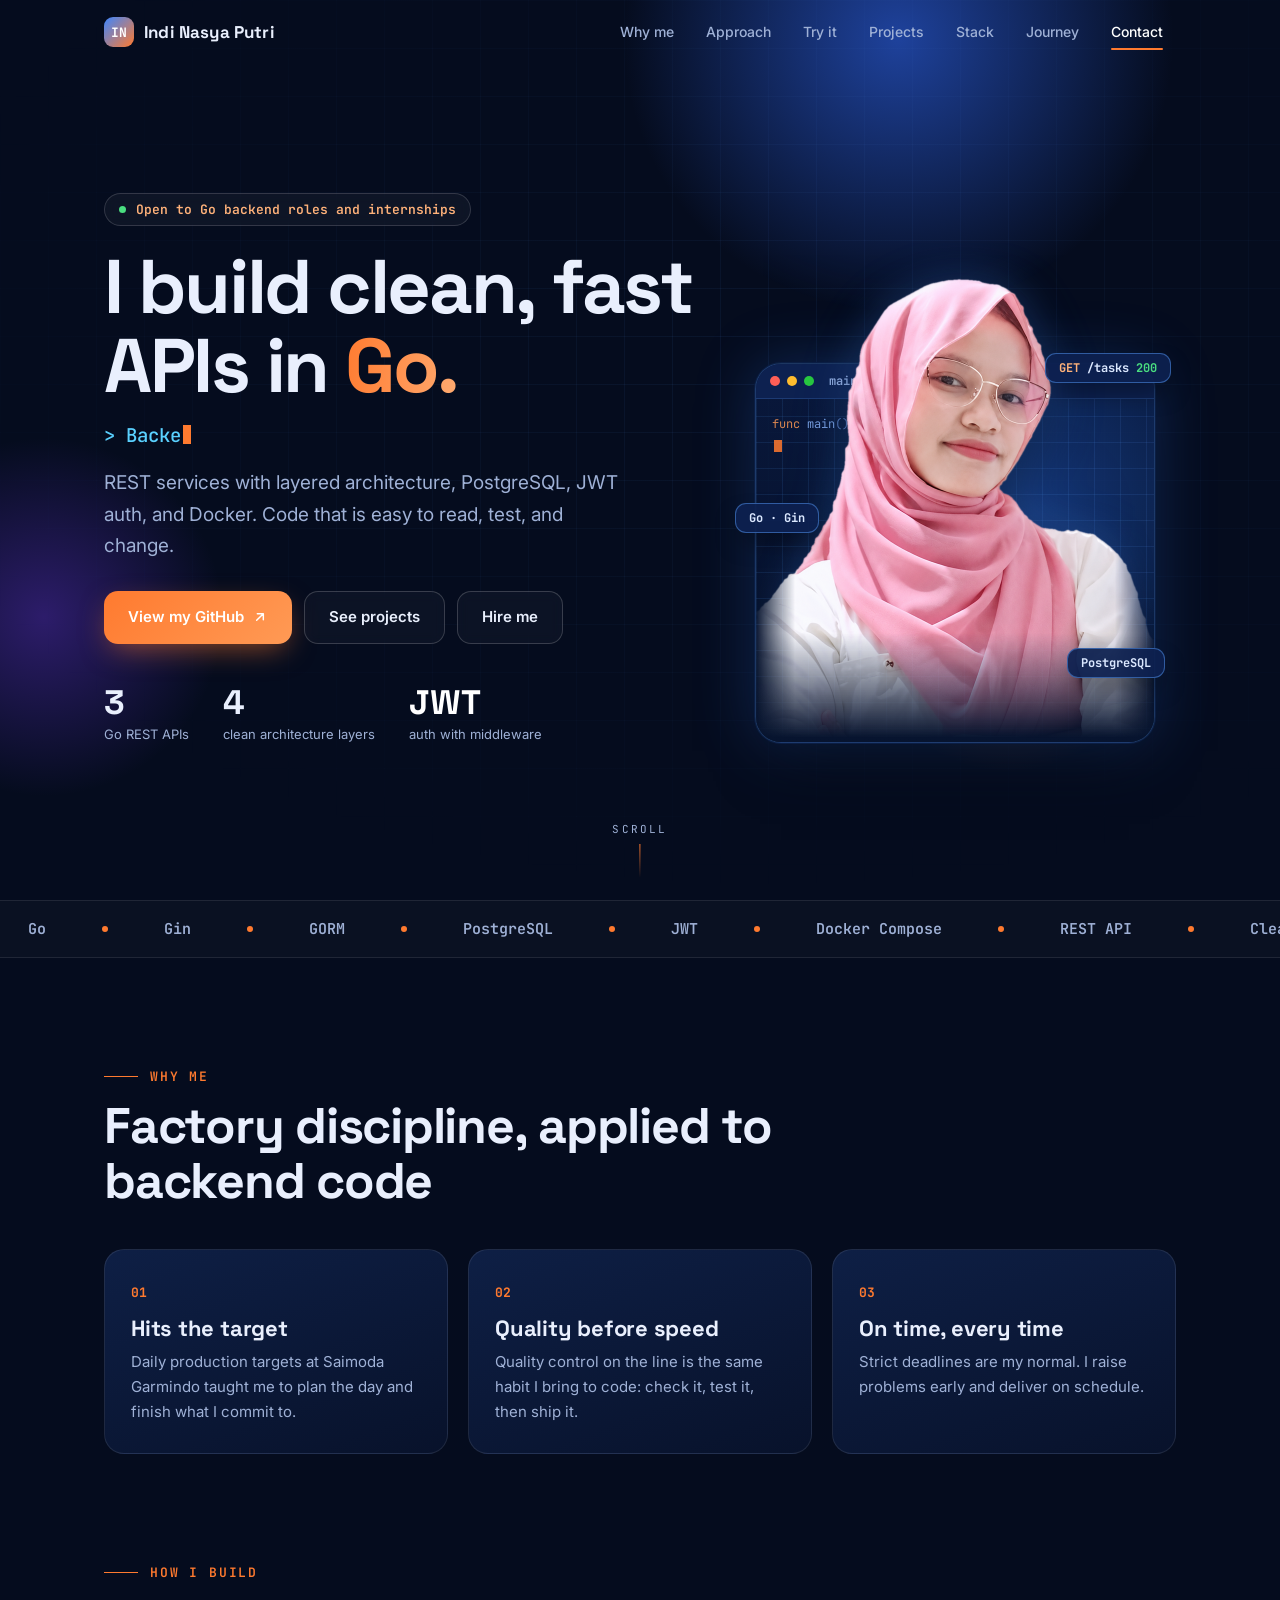
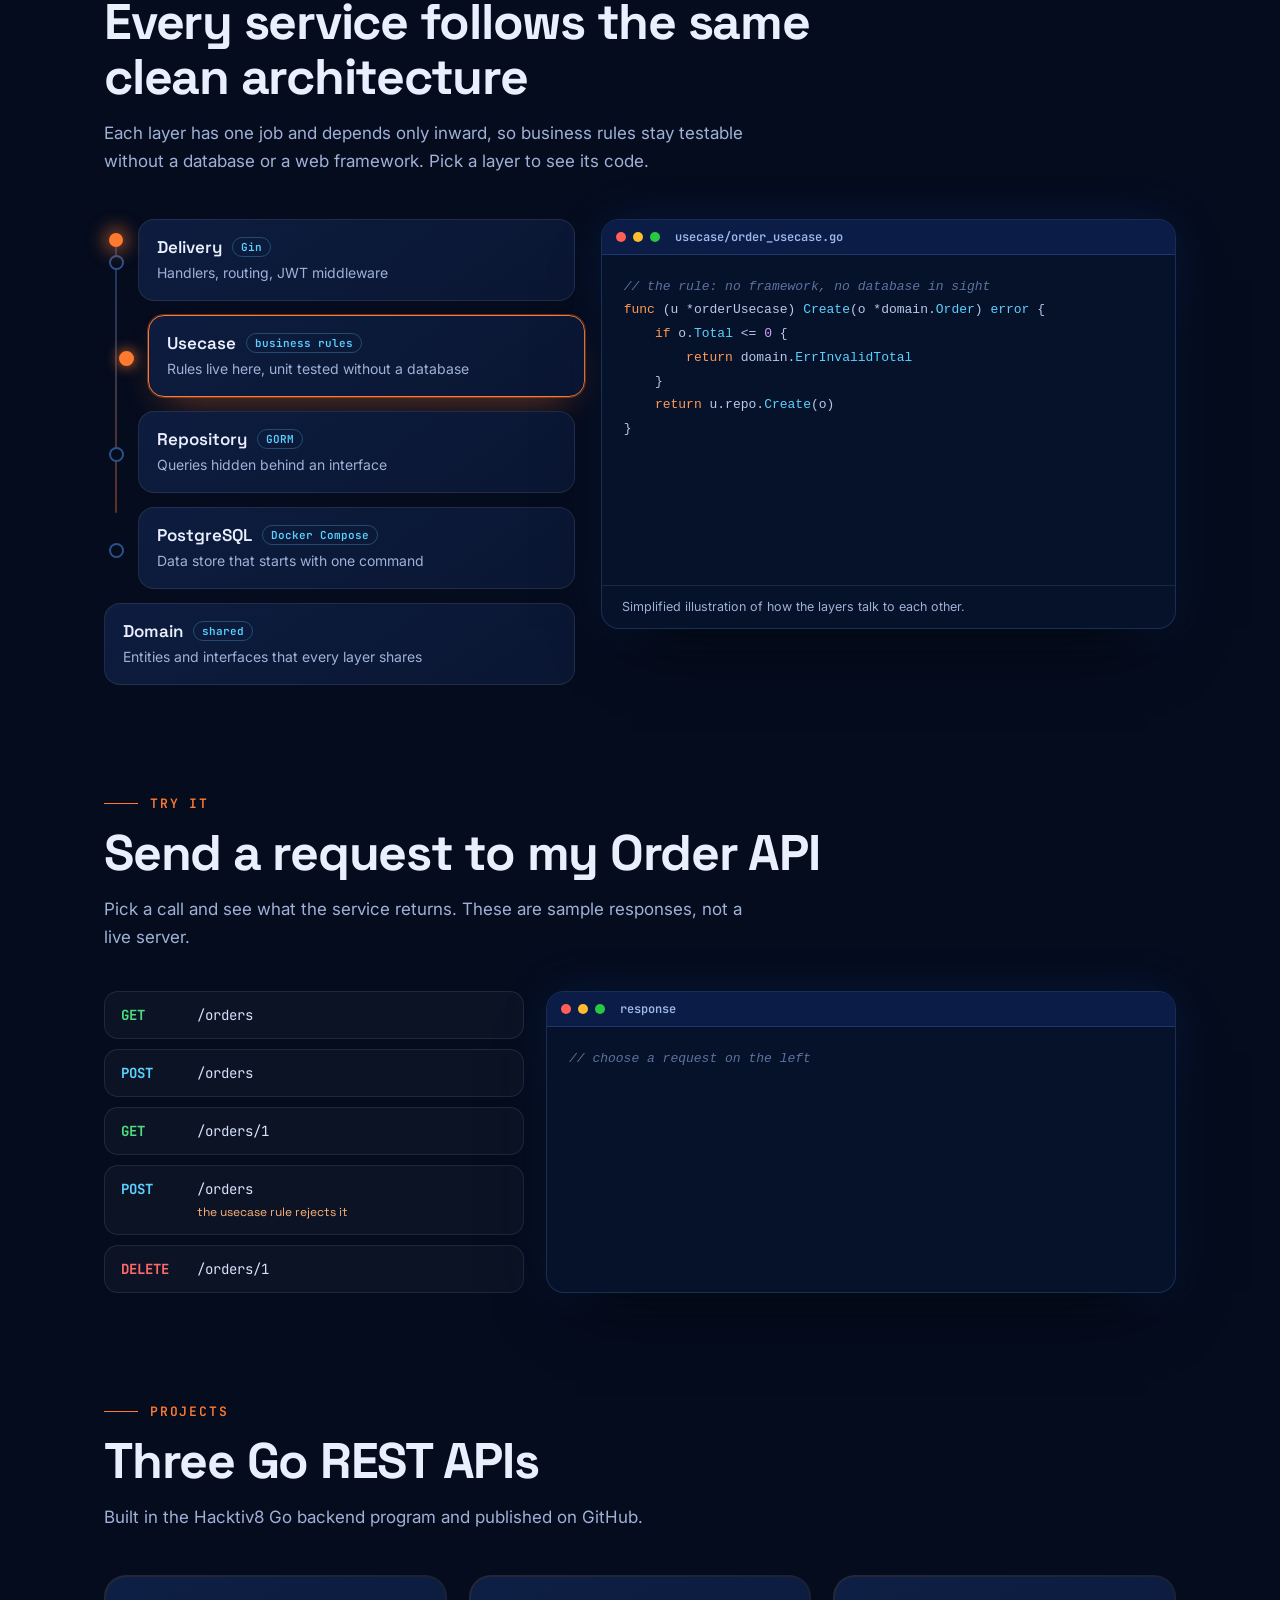
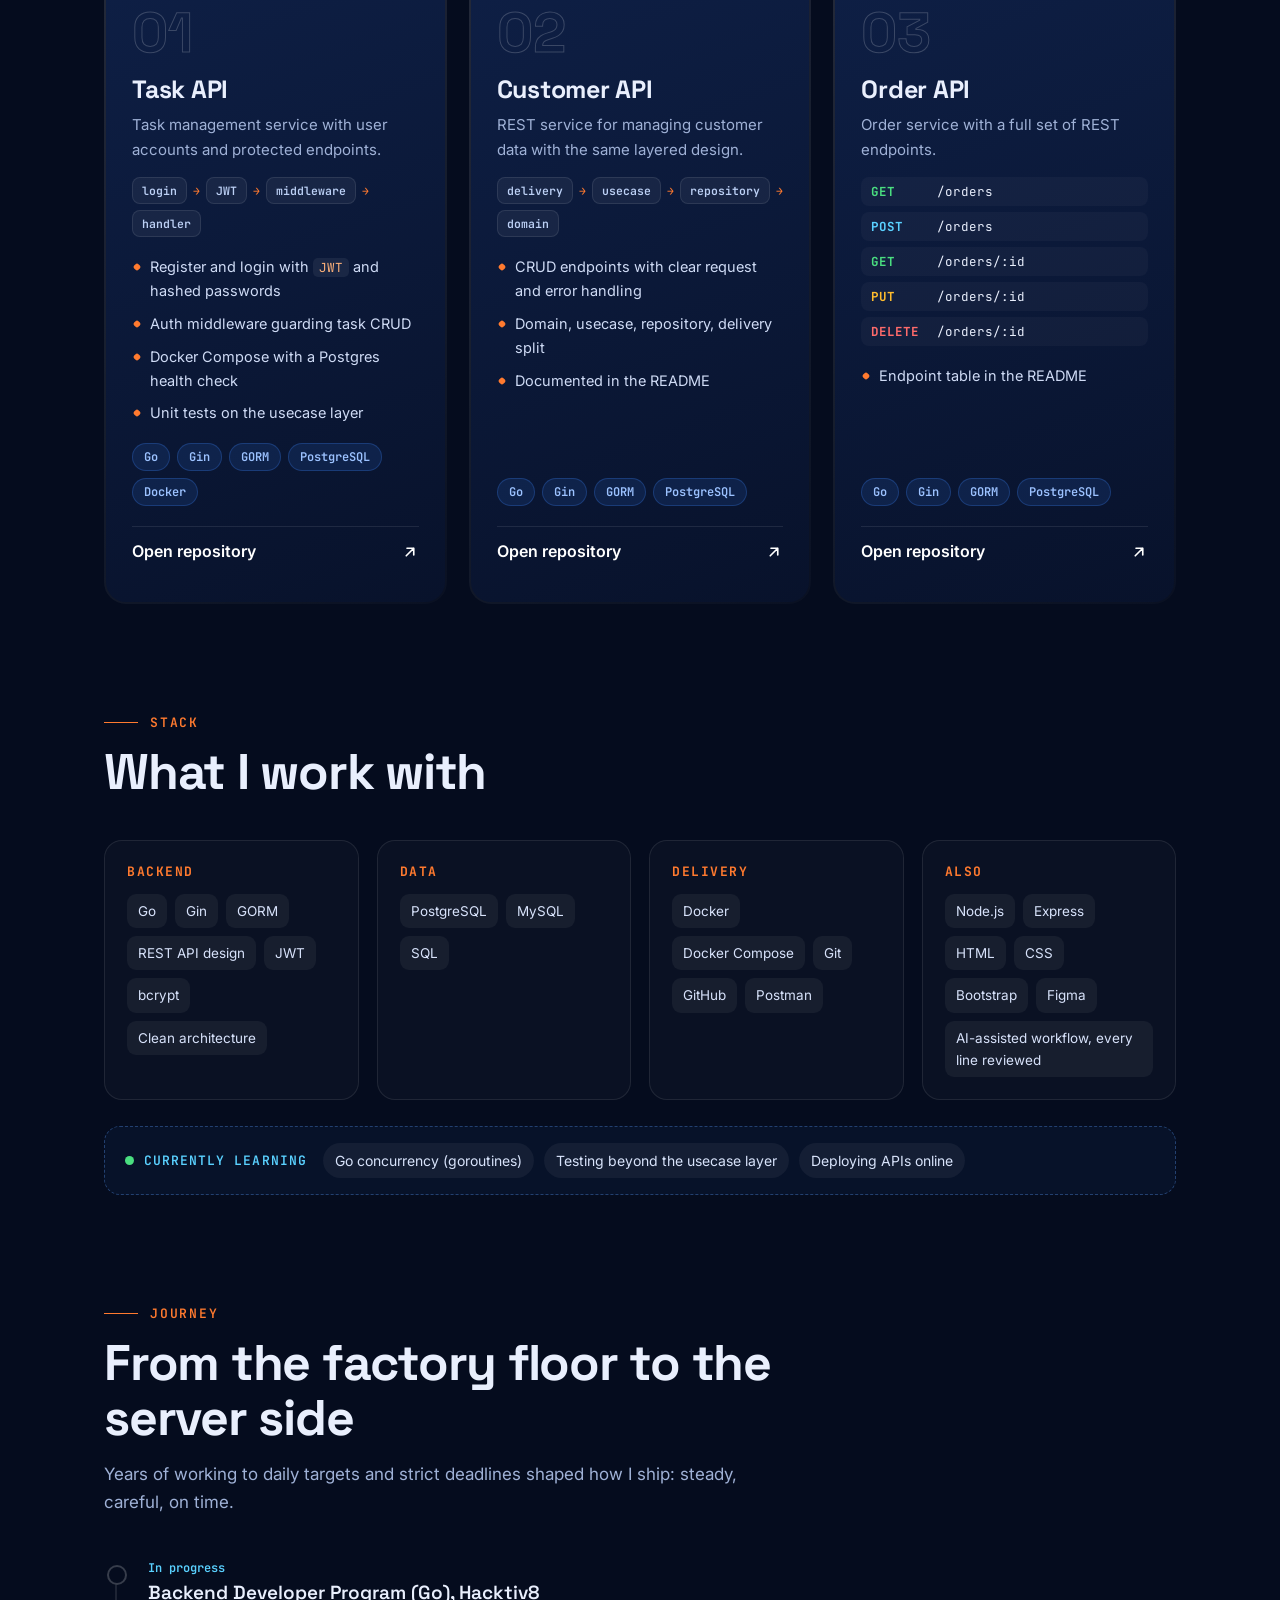
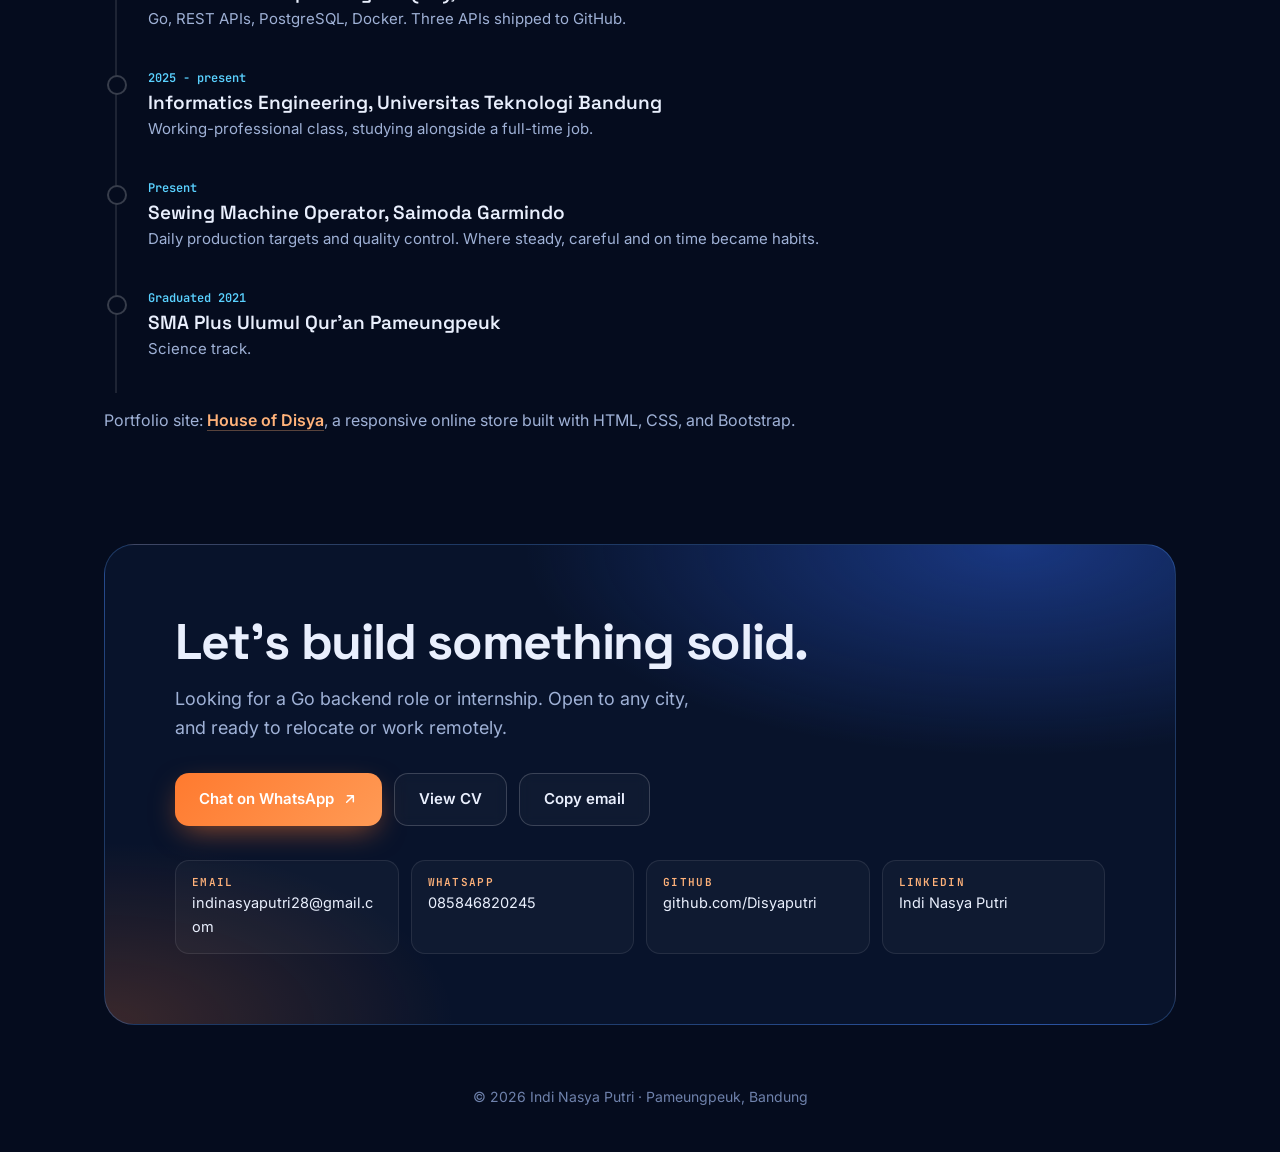
<file: index.html>
<!DOCTYPE html><html lang="en"><head><meta charset="utf-8"><meta name="viewport" content="width=device-width, initial-scale=1"><base href="portfolio-io/"><title>Indi Nasya Putri | Backend Engineer (Go)</title><meta name="description" content="Indi Nasya Putri, Go backend engineer. REST APIs with clean architecture, PostgreSQL, JWT, and Docker."><link rel="preconnect" href="https://fonts.googleapis.com"><link rel="preconnect" href="https://fonts.gstatic.com" crossorigin><link href="https://fonts.googleapis.com/css2?family=Inter:wght@400;500;600;700&family=JetBrains+Mono:wght@500;600;700&family=Space+Grotesk:wght@500;600;700&display=swap" rel="stylesheet"><link rel="stylesheet" href="app.css"></head><body><div id="root"></div><script src="app.js"></script></body></html>
</file>
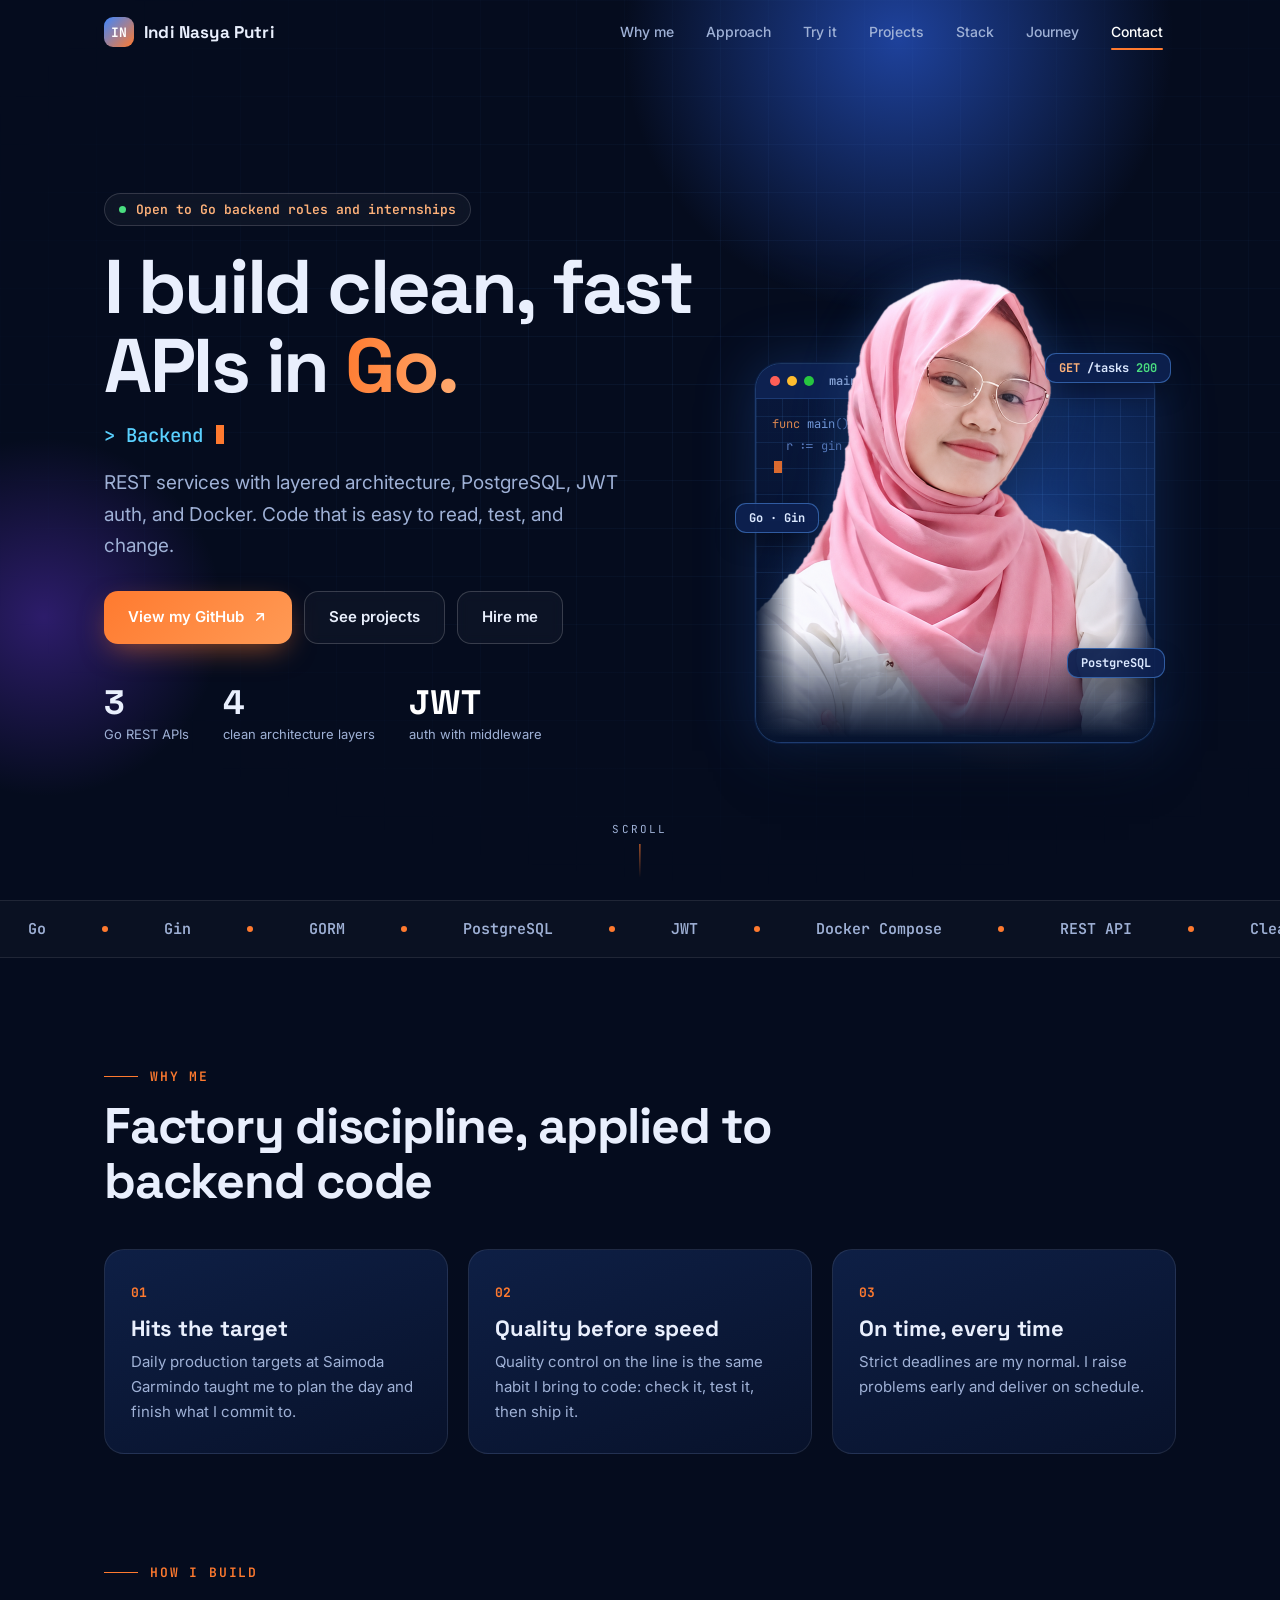
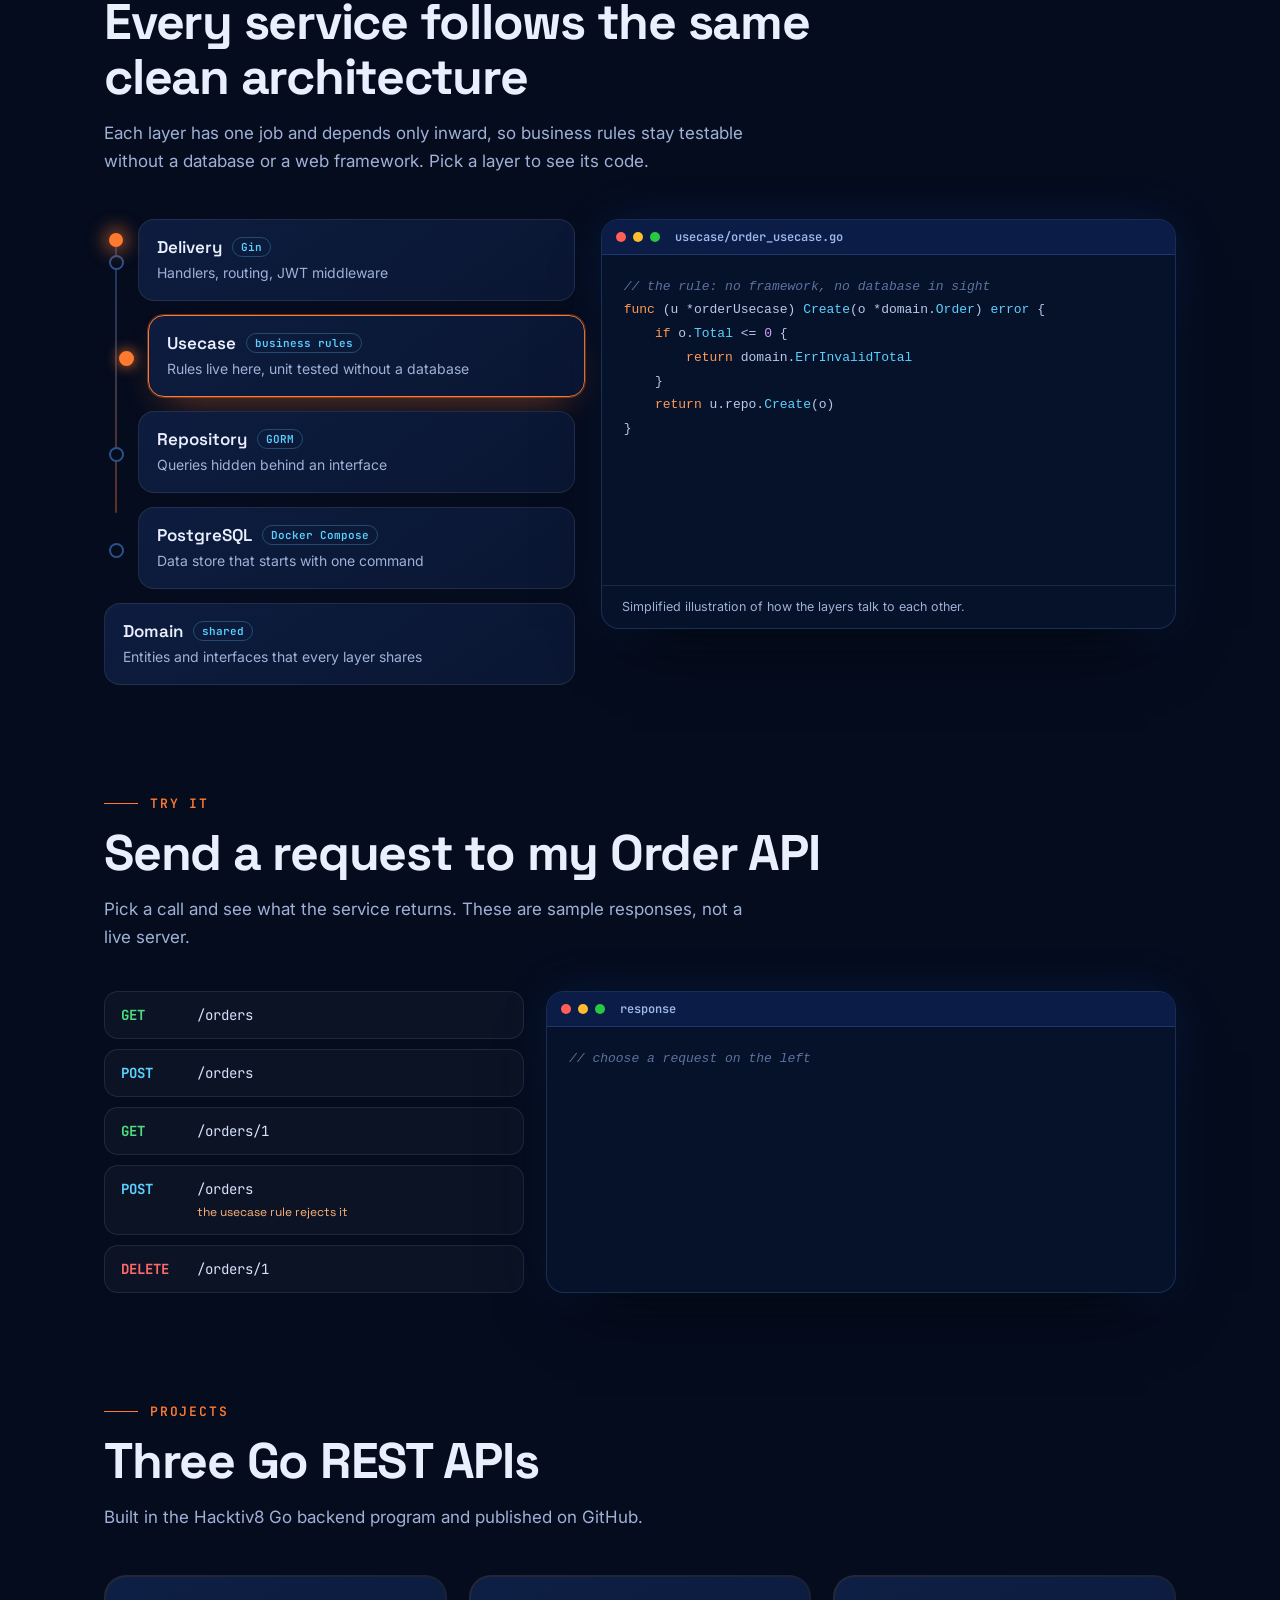
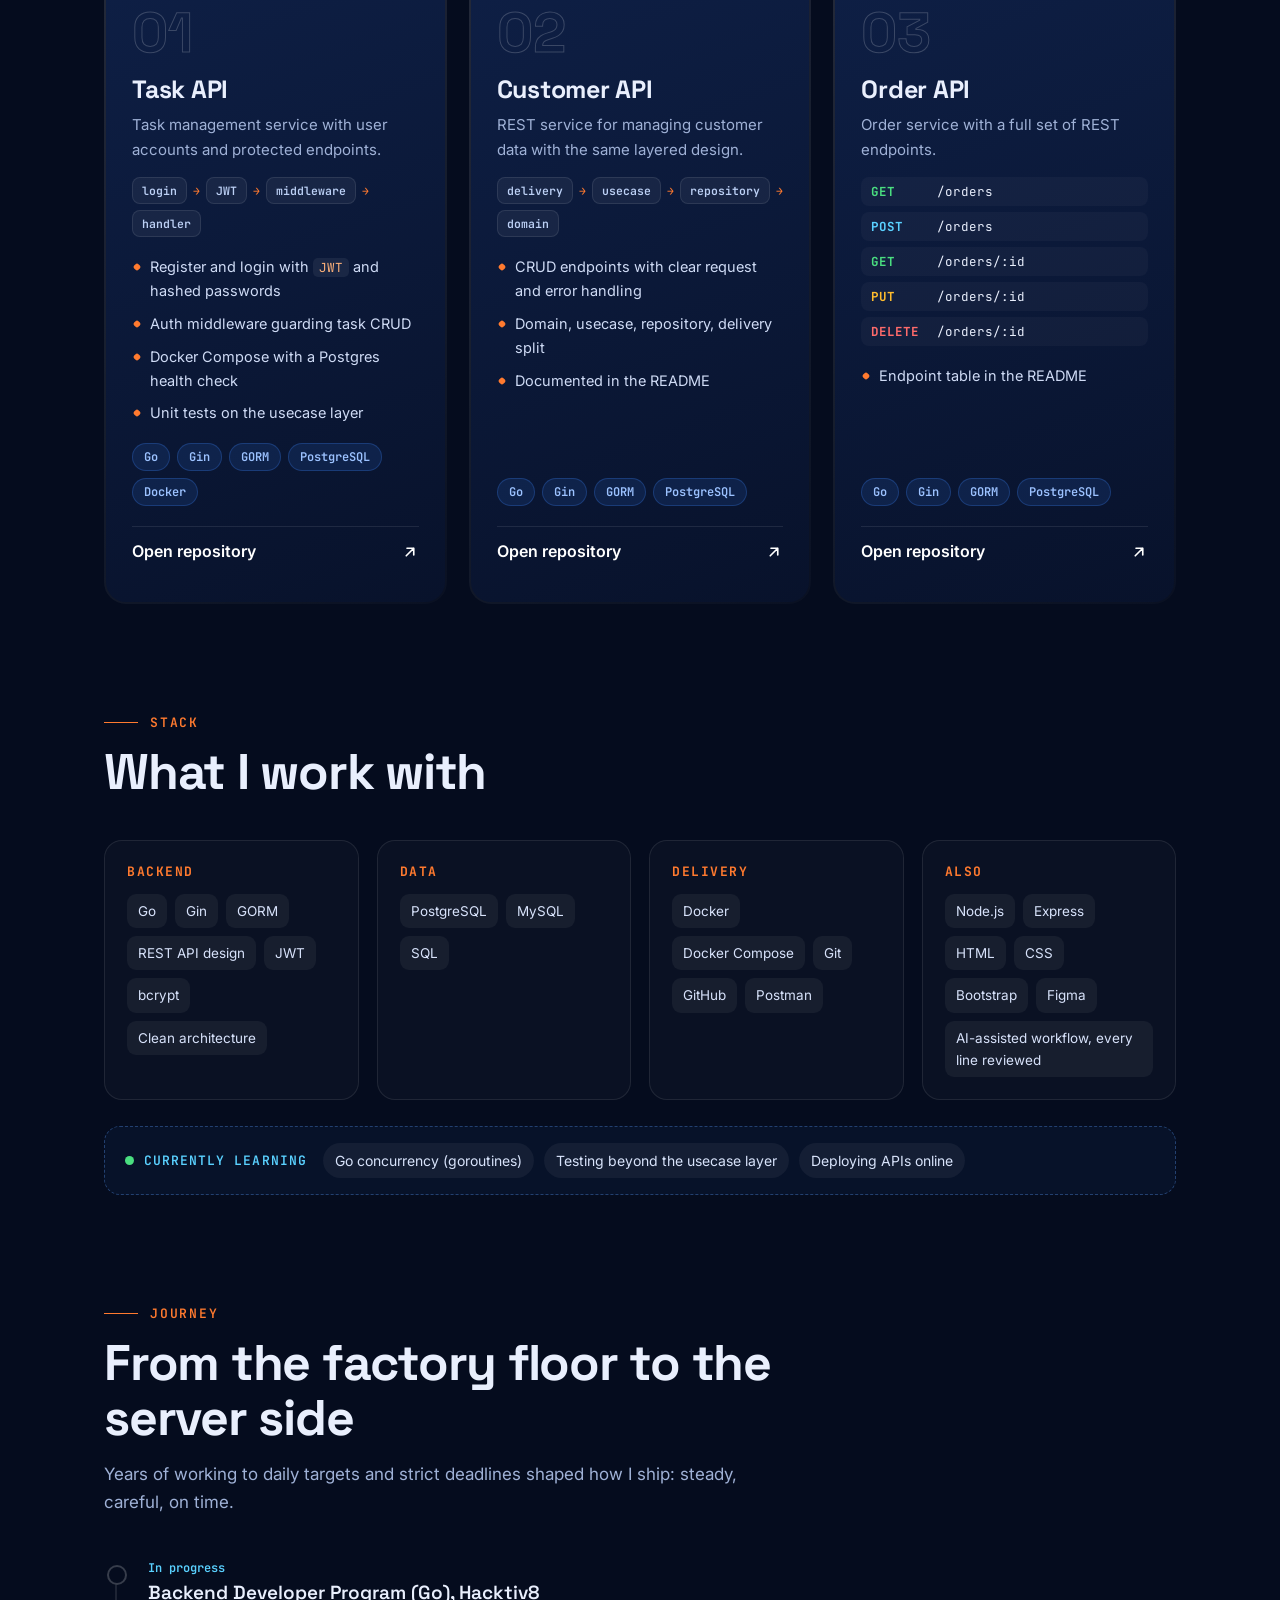
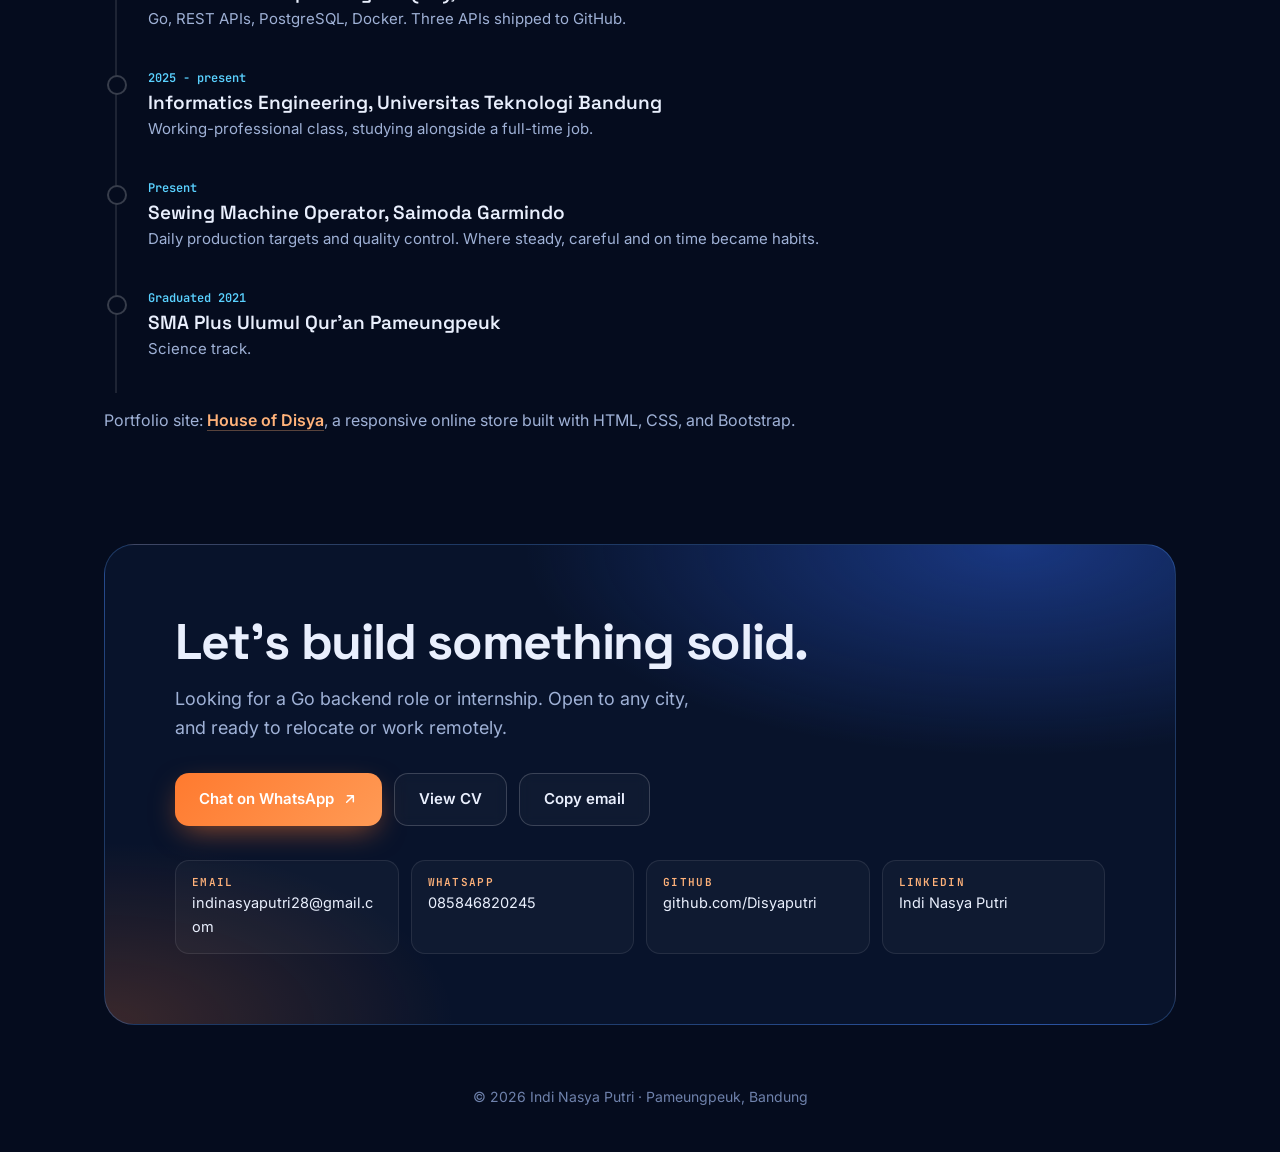
<file: portfolio-io/index.html>
<!DOCTYPE html>
<html lang="en">
<head>
<meta charset="utf-8">
<meta name="viewport" content="width=device-width, initial-scale=1">
<title>Indi Nasya Putri | Backend Engineer (Go)</title>
<meta name="description" content="Indi Nasya Putri, Go backend engineer. REST APIs with clean architecture, PostgreSQL, JWT, and Docker.">
<link rel="preconnect" href="https://fonts.googleapis.com"><link rel="preconnect" href="https://fonts.gstatic.com" crossorigin>
<link href="https://fonts.googleapis.com/css2?family=Inter:wght@400;500;600;700&family=JetBrains+Mono:wght@500;600;700&family=Space+Grotesk:wght@500;600;700&display=swap" rel="stylesheet">
<link rel="stylesheet" href="app.css">
</head>
<body>
<div id="root"></div>
<script src="app.js"></script>
</body>
</html>
</file>
<file: portfolio-io/app.css>
:root{--bg:#050c1e;--bg2:#08132b;--card:#0c1a3a;--line:#ffffff17;--ink:#e9effd;--mute:#9fb1d6;--accent:#ff7a2f;--accent2:#ffb27a;--blue:#3d86ff;--cyan:#5ad1ff;--green:#4ade80;--ease:cubic-bezier(.2,.7,.2,1);--mono:"JetBrains Mono",ui-monospace,Consolas,monospace;--head:"Space Grotesk","Inter",system-ui,sans-serif}*{box-sizing:border-box;margin:0;padding:0}html{scroll-behavior:smooth;scroll-padding-top:70px}body{font-family:Inter,system-ui,-apple-system,Segoe UI,sans-serif;background:var(--bg);color:var(--ink);line-height:1.65;-webkit-font-smoothing:antialiased;overflow-x:hidden}a{color:inherit;text-decoration:none}button{font:inherit;color:inherit;cursor:pointer;border:0;background:none}.wrap{max-width:1120px;margin:auto;padding:0 24px}::selection{background:#ff7a2f55}.splash{position:fixed;inset:0;z-index:100;background:var(--bg);display:grid;place-items:center;transition:transform .9s var(--ease),opacity .6s .3s}.splash.out{transform:translateY(-100%);opacity:0;pointer-events:none}.splash .term{width:min(460px,88vw);font:13px/1.9 var(--mono);color:#9db8ea}.splash .term b{color:var(--green);font-weight:600}.splash .term i{color:var(--accent);font-style:normal}.splash .prog{height:3px;background:#ffffff14;border-radius:3px;margin-top:18px;overflow:hidden}.splash .prog span{display:block;height:100%;background:linear-gradient(90deg,var(--blue),var(--accent));transition:width .25s linear}.caret{display:inline-block;width:8px;height:1em;background:var(--accent);vertical-align:-2px;margin-left:2px;animation:blink 1s steps(1) infinite}@keyframes blink{50%{opacity:0}}.glow{position:fixed;width:520px;height:520px;border-radius:50%;pointer-events:none;z-index:0;left:0;top:0;background:radial-gradient(circle,#3d86ff26,transparent 62%);transform:translate(calc(var(--cx,-999px) - 260px),calc(var(--cy,-999px) - 260px));transition:transform .18s linear}.progress{position:fixed;top:0;left:0;right:0;height:3px;z-index:60;transform-origin:left;transform:scaleX(0);background:linear-gradient(90deg,var(--blue),var(--cyan),var(--accent))}nav{position:fixed;top:0;left:0;right:0;z-index:50;transition:background .4s,backdrop-filter .4s,border-color .4s;border-bottom:1px solid transparent}nav.sc{background:#050c1ecc;backdrop-filter:blur(14px);border-color:var(--line)}nav .wrap{display:flex;align-items:center;height:64px;gap:6px}.logo{white-space:nowrap;font:700 17px var(--head);letter-spacing:.01em;margin-right:auto;display:flex;align-items:center;gap:10px}.logo i{width:30px;height:30px;border-radius:9px;display:grid;place-items:center;font:700 13px var(--mono);font-style:normal;background:linear-gradient(135deg,var(--blue),var(--accent));color:#fff}nav a.l{position:relative;padding:8px 13px;font-size:14px;font-weight:500;color:var(--mute);border-radius:10px;transition:color .25s}nav a.l:after{content:"";position:absolute;left:13px;right:13px;bottom:2px;height:2px;border-radius:2px;background:var(--accent);transform:scaleX(0);transition:transform .35s var(--ease)}nav a.l:hover,nav a.l.on{color:#fff}nav a.l.on:after{transform:scaleX(1)}@media(max-width:700px){nav a.l.h{display:none}.logo{font-size:15px}nav a.l{padding:8px 9px}}.clist>*{overflow-wrap:anywhere}.rv{opacity:0;transform:translateY(30px);filter:blur(6px);transition:opacity .9s var(--ease) var(--d,0s),transform .9s var(--ease) var(--d,0s),filter .9s var(--ease) var(--d,0s)}.rv.in{opacity:1;transform:none;filter:none}.hero{position:relative;min-height:100vh;display:flex;align-items:center;overflow:hidden;padding:110px 0 70px}.aurora{position:absolute;inset:-20%;z-index:0;opacity:.85}.aurora i{position:absolute;border-radius:50%}.aurora i:nth-child(1){width:46vw;height:46vw;left:48%;top:-6%;background:radial-gradient(circle,#2a5bd7cc 0,transparent 66%);animation:fl1 16s ease-in-out infinite alternate}.aurora i:nth-child(2){width:30vw;height:30vw;left:6%;top:48%;background:radial-gradient(circle,#7a3cff66 0,transparent 66%);animation:fl2 19s ease-in-out infinite alternate}.aurora i:nth-child(3){width:24vw;height:24vw;left:62%;top:52%;background:radial-gradient(circle,#ff7a2f4d 0,transparent 66%);animation:fl1 22s ease-in-out infinite alternate-reverse}@keyframes fl1{to{transform:translate(-8vw,6vh) scale(1.15)}}@keyframes fl2{to{transform:translate(10vw,-8vh) scale(1.2)}}.gridbg{position:absolute;inset:0;z-index:0;background:linear-gradient(#5aa0ff12 1px,transparent 1px) 0 0/48px 48px,linear-gradient(90deg,#5aa0ff12 1px,transparent 1px) 0 0/48px 48px;-webkit-mask-image:radial-gradient(ellipse 70% 60% at 60% 40%,#000,transparent);mask-image:radial-gradient(ellipse 70% 60% at 60% 40%,#000,transparent)}.hero .wrap{position:relative;z-index:2;display:grid;grid-template-columns:1.15fr .85fr;gap:30px;align-items:center;width:100%}.kicker{display:inline-flex;align-items:center;gap:10px;font:600 13px var(--mono);color:var(--accent2);border:1px solid #ffffff26;background:#ffffff0a;padding:7px 14px;border-radius:999px;backdrop-filter:blur(6px)}.kicker em{width:7px;height:7px;border-radius:50%;background:var(--green);box-shadow:0 0 #4ade8099;animation:ping 2s infinite;font-style:normal}@keyframes ping{70%{box-shadow:0 0 0 10px #4ade8000}to{box-shadow:0 0 #4ade8000}}h1{font:700 clamp(40px,6.6vw,76px)/1.03 var(--head);letter-spacing:-.03em;margin:22px 0 18px}h1 .m{display:inline-block;overflow:hidden;vertical-align:top;padding-bottom:.12em;margin-bottom:-.12em}h1 .w{display:inline-block;transform:translateY(110%);transition:transform 1s var(--ease) calc(var(--i)*.07s + .1s)}.ready h1 .w{transform:none}h1 .go{background:linear-gradient(100deg,var(--accent),#ffb27a 60%,var(--accent));background-size:200% auto;-webkit-background-clip:text;background-clip:text;color:transparent;animation:shine 5s linear infinite}@keyframes shine{to{background-position:200% center}}.role{font:500 clamp(15px,2vw,19px) var(--mono);color:var(--cyan);min-height:1.6em;margin-bottom:14px}.lead{font-size:clamp(16px,1.8vw,19px);color:var(--mute);max-width:520px}.cta{margin-top:30px;display:flex;flex-wrap:wrap;gap:12px}.btn{position:relative;display:inline-flex;align-items:center;gap:8px;padding:13px 24px;border-radius:14px;font-weight:600;font-size:15px;transition:transform .25s var(--ease),box-shadow .3s,background .3s,border-color .3s;will-change:transform}.btn.p{background:linear-gradient(135deg,#ff7a2f,#ff9a55);color:#fff;box-shadow:0 10px 30px -8px #ff7a2f99}.btn.p:hover{box-shadow:0 16px 38px -8px #ff7a2fcc}.btn.s{border:1px solid #ffffff2e;background:#ffffff08;backdrop-filter:blur(6px)}.btn.s:hover{border-color:#fff6;background:#ffffff14}.btn svg{width:16px;height:16px;transition:transform .3s var(--ease)}.btn:hover svg{transform:translate(3px,-3px)}.stats{margin-top:42px;display:flex;flex-wrap:wrap;gap:34px}.stats b{display:block;font:700 34px/1 var(--head)}.stats span{font-size:13px;color:var(--mute)}.stats .jwt{background:linear-gradient(100deg,#fff 30%,var(--cyan),#fff 70%);background-size:200% auto;-webkit-background-clip:text;background-clip:text;color:transparent;animation:shine 4s linear infinite}.scrollhint{position:absolute;bottom:22px;left:50%;z-index:3;font:11px var(--mono);letter-spacing:.2em;color:var(--mute);display:flex;flex-direction:column;align-items:center;gap:8px;transform:translate(-50%)}.scrollhint i{width:1px;height:34px;background:linear-gradient(var(--accent),transparent);animation:drop 2s ease-in-out infinite}@keyframes drop{0%{transform:scaleY(0);transform-origin:top}50%{transform:scaleY(1);transform-origin:top}51%{transform-origin:bottom}to{transform:scaleY(0);transform-origin:bottom}}@media(max-width:860px){.hero{padding-top:96px}.hero .wrap{grid-template-columns:1fr}.stage-w{order:-1}.scrollhint{display:none}}.stage-w{display:flex;justify-content:center;perspective:900px}.stage{position:relative;width:min(400px,82vw);aspect-ratio:4/5;margin-top:46px;transform-style:preserve-3d;transition:transform .25s ease-out}.stage>*{transition:transform .25s ease-out}.hx-frame{position:absolute;left:0;right:0;bottom:0;height:76%;border-radius:26px;overflow:hidden;border:1px solid #5aa0ff44;background:linear-gradient(180deg,#0a1b43cc,#06122acc);box-shadow:0 0 0 1px #0b1e44,0 0 60px #2f7bff40,0 34px 60px -26px #000c}.hx-frame:before{content:"";position:absolute;inset:0;background:linear-gradient(#5aa0ff1c 1px,transparent 1px) 0 0/26px 26px,linear-gradient(90deg,#5aa0ff1c 1px,transparent 1px) 0 0/26px 26px,radial-gradient(circle at 70% 40%,#2f7bff55,transparent 62%)}.hx-frame:after{content:"";position:absolute;left:0;right:0;bottom:0;height:38%;background:linear-gradient(to top,#07142f,transparent)}.hx-bar{position:relative;display:flex;align-items:center;gap:7px;padding:11px 14px;background:#0d2150;border-bottom:1px solid #5aa0ff33;font:600 12px/1 var(--mono);color:#9db8ea}.hx-bar i{width:10px;height:10px;border-radius:50%;background:#ff5f57}.hx-bar i:nth-child(2){background:#febc2e}.hx-bar i:nth-child(3){background:#28c840}.hx-bar span{margin-left:8px}.hx-code{position:absolute;left:16px;right:16px;top:50px;font:12px/1.8 var(--mono);color:#6a90d8;white-space:pre;opacity:.85}.pop{position:absolute;left:0;bottom:0;width:100%;display:block;-webkit-mask-image:linear-gradient(to bottom,#000 78%,transparent 99%),linear-gradient(to right,transparent 0,#000 10%,#000 90%,transparent 100%);-webkit-mask-composite:source-in;mask-image:linear-gradient(to bottom,#000 78%,transparent 99%),linear-gradient(to right,transparent 0,#000 10%,#000 90%,transparent 100%);mask-composite:intersect;filter:drop-shadow(0 14px 22px #0007) drop-shadow(0 0 18px #3d86ff55);z-index:2;opacity:0;transform:translateY(40px) scale(.97);transition:opacity 1.2s var(--ease) .5s,transform 1.4s var(--ease) .5s}.ready .pop{opacity:1;transform:none}.chip{position:absolute;padding:8px 13px;border-radius:11px;background:#0d2150ee;border:1px solid #5aa0ff77;color:#dbe8ff;font:700 12px/1 var(--mono);box-shadow:0 12px 26px -8px #000a;animation:bob 5s ease-in-out infinite;white-space:nowrap;z-index:3}.chip.c1{right:-16px;top:22%}.chip.c2{left:-20px;top:52%;animation-delay:-1.6s}.chip.c3{right:-10px;bottom:13%;animation-delay:-3s}.chip u{text-decoration:none;color:var(--accent2)}.chip s{text-decoration:none;color:var(--green)}@keyframes bob{50%{margin-top:-9px}}.tk{color:#6a90d8}.tk .k{color:#ff9a55}.tk .f{color:#7fb0ff}.tk .s{color:#7fd6a8}.marq{border-block:1px solid var(--line);background:#ffffff05;overflow:hidden;padding:18px 0;position:relative;z-index:2}.marq .tr{display:flex;width:max-content;animation:mq 34s linear infinite}.marq:hover .tr{animation-play-state:paused}.marq span{font:600 15px var(--mono);color:var(--mute);padding:0 28px;display:flex;align-items:center;gap:56px;white-space:nowrap}.marq span:after{content:"";width:6px;height:6px;border-radius:50%;background:var(--accent)}@keyframes mq{to{transform:translate(-50%)}}section{position:relative;z-index:2;padding:110px 0 0}.eyebrow{font:600 13px var(--mono);letter-spacing:.14em;text-transform:uppercase;color:var(--accent);display:flex;align-items:center;gap:12px}.eyebrow:before{content:"";width:34px;height:1px;background:var(--accent)}h2{font:700 clamp(30px,4.6vw,50px)/1.1 var(--head);letter-spacing:-.025em;margin:14px 0;max-width:760px}.sub{color:var(--mute);max-width:640px;font-size:17px}.arch{display:grid;grid-template-columns:.9fr 1.1fr;gap:26px;margin-top:44px;align-items:start}@media(max-width:900px){.arch{grid-template-columns:1fr}}.layers{position:relative;display:flex;flex-direction:column;gap:14px;padding-left:34px}.layers:before{content:"";position:absolute;left:11px;top:14px;bottom:76px;width:2px;background:linear-gradient(var(--blue),var(--accent));opacity:.35;border-radius:2px}.layers:after{content:"";position:absolute;left:5px;top:14px;width:14px;height:14px;border-radius:50%;background:var(--accent);box-shadow:0 0 18px 4px #ff7a2fa0;animation:req 4.8s cubic-bezier(.6,0,.4,1) infinite}@keyframes req{0%{transform:translateY(0);opacity:0}8%{opacity:1}85%{opacity:1}to{transform:translateY(var(--rail,300px));opacity:0}}.layer{position:relative;text-align:left;padding:16px 18px;border-radius:16px;border:1px solid var(--line);background:linear-gradient(145deg,#0d1c3f,#0a1632);transition:transform .35s var(--ease),border-color .3s,box-shadow .3s}.layer:hover{transform:translate(6px);border-color:#5aa0ff66}.layer b{display:flex;align-items:center;gap:10px;font:600 17px var(--head)}.layer b em{font:600 11px var(--mono);font-style:normal;color:var(--cyan);border:1px solid #5ad1ff44;padding:2px 8px;border-radius:99px}.layer small{display:block;color:var(--mute);font-size:14px;margin-top:3px}.layer.on{border-color:var(--accent);box-shadow:0 0 0 1px #ff7a2f55,0 18px 40px -18px #ff7a2f77;transform:translate(10px)}.layer:before{content:"";position:absolute;left:-30px;top:50%;width:11px;height:11px;margin-top:-5px;border-radius:50%;background:var(--bg);border:2px solid #5aa0ff77;transition:.3s}.layer.on:before{background:var(--accent);border-color:var(--accent);box-shadow:0 0 14px #ff7a2f}.domain{margin-top:2px}.domain:before{display:none}.codewin{border-radius:18px;overflow:hidden;border:1px solid #5aa0ff33;background:#06112a;box-shadow:0 30px 70px -30px #000,0 0 50px #2f7bff1f;position:sticky;top:90px}.codewin .hx-bar{background:#0b1d47}.codewin pre{tab-size:4;font:13px/1.75 var(--mono);color:#b9c8ec;padding:20px 22px;overflow:auto;min-height:330px;animation:swap .55s var(--ease)}@keyframes swap{0%{opacity:0;transform:translateY(12px);filter:blur(4px)}}.codewin .cap{padding:11px 20px;border-top:1px solid var(--line);font-size:12.5px;color:var(--mute);display:flex;justify-content:space-between;gap:10px}.c-c{color:#5d729f;font-style:italic}.c-k{color:#ff9a55}.c-t{color:#5ad1ff}.c-f{color:#8db8ff}.c-s{color:#7fd6a8}.c-n{color:#d6a0ff}.grid3>.rv{height:100%}.grid3{display:grid;align-items:stretch;grid-template-columns:repeat(3,1fr);gap:22px;margin-top:44px}@media(max-width:960px){.grid3{grid-template-columns:1fr}}.pc{height:100%;position:relative;border-radius:22px;padding:2px;background:linear-gradient(145deg,#ffffff1f,#ffffff06);transition:transform .25s ease-out;transform-style:preserve-3d}.pc:before{content:"";position:absolute;inset:0;border-radius:22px;background:radial-gradient(420px circle at var(--mx,50%) var(--my,0%),#ff7a2f66,#3d86ff33 40%,transparent 70%);opacity:0;transition:opacity .4s}.pc:hover:before{opacity:1}.pc .in{position:relative;height:100%;border-radius:20px;background:linear-gradient(160deg,#0e1f45,#08122b);padding:28px 26px 26px;display:flex;flex-direction:column}.pc .no{font:700 56px/1 var(--head);color:transparent;-webkit-text-stroke:1px #ffffff30;margin-bottom:12px;transition:-webkit-text-stroke-color .4s}.pc:hover .no{-webkit-text-stroke-color:var(--accent)}.pc h3{font:700 25px var(--head);letter-spacing:-.01em}.pc p{color:var(--mute);margin:8px 0 14px;font-size:15px}.pc ul{list-style:none;display:grid;gap:9px;margin-bottom:18px;font-size:14.5px;color:#cfdbf5}.pc li{position:relative;padding-left:18px}.pc li:before{content:"";position:absolute;left:2px;top:9px;width:6px;height:6px;border-radius:2px;background:var(--accent);transform:rotate(45deg)}.pc code{font:12.5px var(--mono);background:#ffffff10;padding:1px 6px;border-radius:5px;color:var(--accent2)}.mini{display:flex;flex-wrap:wrap;align-items:center;gap:6px;margin-bottom:18px;font:600 11.5px var(--mono)}.mini span{padding:5px 9px;border-radius:8px;background:#ffffff0d;border:1px solid var(--line);color:#bcd0f5}.mini i{color:var(--accent);font-style:normal}.eps{display:grid;gap:6px;margin-bottom:18px;font:12.5px var(--mono)}.eps div{display:flex;gap:10px;align-items:center;padding:6px 10px;border-radius:8px;background:#ffffff08;transition:transform .3s var(--ease),background .3s}.pc:hover .eps div{background:#ffffff0f}.eps div:hover{transform:translate(5px)}.eps b{min-width:56px;font-weight:700}.m-get{color:var(--green)}.m-post{color:var(--cyan)}.m-put{color:#febc2e}.m-del{color:#ff6b6b}.tags{display:flex;flex-wrap:wrap;gap:7px;margin-top:auto;margin-bottom:20px}.tag{font:600 12px var(--mono);padding:5px 11px;border-radius:99px;background:#3d86ff1f;color:#9cc2ff;border:1px solid #3d86ff40}.go-link{display:inline-flex;align-items:center;gap:8px;font-weight:600;color:#fff;padding:11px 0;border-top:1px solid var(--line);width:100%;justify-content:space-between;transition:color .3s}.go-link svg{width:18px;height:18px;transition:transform .35s var(--ease)}.go-link:hover{color:var(--accent2)}.go-link:hover svg{transform:translate(5px,-5px)}.stk{display:grid;grid-template-columns:repeat(4,1fr);gap:18px;margin-top:40px}@media(max-width:960px){.stk{grid-template-columns:1fr 1fr}}@media(max-width:560px){.stk{grid-template-columns:1fr}}.sg{padding:22px;border-radius:18px;border:1px solid var(--line);background:#ffffff06;transition:border-color .3s,transform .4s var(--ease),background .3s}.sg:hover{border-color:#5aa0ff66;transform:translateY(-6px);background:#ffffff0c}.sg h4{font:700 13px var(--mono);letter-spacing:.12em;text-transform:uppercase;color:var(--accent);margin-bottom:14px}.sg div{display:flex;flex-wrap:wrap;gap:8px}.sg span{font-size:13.5px;padding:6px 11px;border-radius:9px;background:#ffffff0d;color:#d8e3fb;transition:background .25s,color .25s,transform .25s var(--ease)}.sg span:hover{background:var(--accent);color:#fff;transform:translateY(-2px)}.tl{position:relative;margin-top:44px;padding-left:44px;max-width:760px}.tl:before{content:"";position:absolute;left:11px;top:6px;bottom:6px;width:2px;background:#ffffff1a}.tl .fill{position:absolute;left:11px;top:6px;width:2px;background:linear-gradient(var(--blue),var(--accent));height:calc((100% - 12px)*var(--p,0));transition:height .15s linear;box-shadow:0 0 14px #ff7a2f88}.tli{position:relative;padding:0 0 38px}.tli:before{content:"";position:absolute;left:-41px;top:5px;width:16px;height:16px;border-radius:50%;background:var(--bg);border:2px solid #ffffff33;transition:.5s var(--ease)}.tli.on:before{background:var(--accent);border-color:var(--accent);box-shadow:0 0 0 6px #ff7a2f22,0 0 18px #ff7a2f}.tli b{display:block;font:600 19px var(--head)}.tli span{color:var(--mute);font-size:15px}.tli em{font:600 12px var(--mono);font-style:normal;color:var(--cyan);display:block;margin-bottom:4px}.note{margin-top:8px;color:var(--mute)}.note a{color:var(--accent2);font-weight:600;border-bottom:1px solid #ffb27a55}.contact{position:relative;overflow:hidden;border-radius:30px;padding:clamp(34px,6vw,70px);border:1px solid #5aa0ff44;background:radial-gradient(700px 300px at 85% 0%,#2a5bd780,transparent 70%),radial-gradient(500px 260px at 0% 100%,#ff7a2f33,transparent 70%),#08132b}.contact h2{margin-top:0;max-width:640px}.contact p{color:var(--mute);font-size:18px;max-width:520px}.cbtns{margin-top:30px;display:flex;flex-wrap:wrap;gap:12px}.clist{margin-top:34px;display:grid;grid-template-columns:repeat(auto-fit,minmax(200px,1fr));gap:12px}.clist a,.clist div{padding:14px 16px;border-radius:14px;border:1px solid var(--line);background:#ffffff08;font-size:14.5px;transition:border-color .3s,transform .3s var(--ease)}.clist a:hover{border-color:var(--accent);transform:translateY(-3px)}.clist small{display:block;font:600 11px var(--mono);letter-spacing:.12em;text-transform:uppercase;color:var(--accent2);margin-bottom:2px}footer{position:relative;z-index:2;text-align:center;color:#6f82ac;font-size:14px;padding:60px 0 44px}.top{position:fixed;right:20px;bottom:20px;z-index:40;width:46px;height:46px;border-radius:14px;display:grid;place-items:center;background:#0d2150ee;border:1px solid #5aa0ff55;opacity:0;transform:translateY(16px);transition:.4s var(--ease);pointer-events:none}.top.s{opacity:1;transform:none;pointer-events:auto}.top:hover{background:var(--accent);border-color:var(--accent)}@media(prefers-reduced-motion:reduce){*,*:before,*:after{animation:none!important;transition-duration:.01ms!important}.rv{opacity:1;transform:none;filter:none}h1 .w{transform:none}.pop{opacity:1;transform:none}.splash{display:none}}.why{display:grid;grid-template-columns:repeat(3,1fr);gap:20px;margin-top:40px}@media(max-width:900px){.why{grid-template-columns:1fr}}.why>.rv{height:100%}.wy{height:100%;position:relative;padding:28px 26px;border-radius:20px;border:1px solid var(--line);background:linear-gradient(160deg,#0e1f45,#08122b);overflow:hidden;transition:transform .4s var(--ease),border-color .3s}.wy:after{content:"";position:absolute;left:0;top:0;height:3px;width:100%;background:linear-gradient(90deg,var(--accent),var(--blue));transform:scaleX(0);transform-origin:left;transition:transform .6s var(--ease)}.wy:hover{transform:translateY(-6px);border-color:#5aa0ff55}.wy:hover:after{transform:scaleX(1)}.wy span{font:700 13px var(--mono);color:var(--accent)}.wy h3{font:700 22px var(--head);margin:10px 0 8px;letter-spacing:-.01em}.wy p{color:var(--mute);font-size:15px}.pg{display:grid;grid-template-columns:.8fr 1.2fr;gap:22px;margin-top:40px;align-items:stretch}@media(max-width:900px){.pg{grid-template-columns:1fr}}.pgl{display:grid;gap:10px;align-content:start}.call{display:flex;flex-wrap:wrap;align-items:center;gap:12px;text-align:left;padding:14px 16px;border-radius:14px;border:1px solid var(--line);background:#ffffff08;font:14px var(--mono);transition:transform .3s var(--ease),border-color .3s,background .3s}.call b{min-width:64px;font-weight:700}.call span{color:#d6e2fb}.call em{width:100%;font:12px var(--head);font-style:normal;color:var(--accent2);padding-left:76px;margin-top:-6px}.call:hover{transform:translate(6px);border-color:#5aa0ff66}.call.on{border-color:var(--accent);background:#ff7a2f14;box-shadow:0 0 0 1px #ff7a2f44}.pgr{position:static}.pgr pre{min-height:260px;white-space:pre-wrap}.hx-bar strong{margin-left:auto;font:700 12px var(--mono);padding:3px 9px;border-radius:7px;animation:swap .4s var(--ease)}.st.s2{background:#4ade8026;color:var(--green)}.st.s4{background:#ff6b6b26;color:#ff8a8a}.learn{display:flex;flex-wrap:wrap;align-items:center;gap:10px;margin-top:26px;padding:16px 20px;border-radius:16px;border:1px dashed #5aa0ff55;background:#3d86ff0d}.learn em{width:9px;height:9px;border-radius:50%;background:var(--green);animation:ping 2s infinite}.learn b{font:600 13px var(--mono);letter-spacing:.08em;text-transform:uppercase;color:var(--cyan);margin-right:6px}.learn span{font-size:14px;padding:6px 12px;border-radius:99px;background:#ffffff0d;color:#d8e3fb}.stk>.rv{height:100%}.sg{height:100%}.cvm{position:fixed;inset:0;z-index:90;background:#020816d9;backdrop-filter:blur(8px);display:grid;place-items:start center;overflow:auto;padding:40px 16px;animation:fadeIn .35s var(--ease)}.cvb{position:relative;width:min(820px,100%);border-radius:14px;overflow:hidden;box-shadow:0 40px 90px -20px #000;animation:swap .5s var(--ease)}.cvb img{display:block;width:100%;height:auto;background:#fff}.cvx{position:sticky;float:right;top:10px;margin:10px 10px -50px 0;z-index:2;width:38px;height:38px;border-radius:50%;background:#0f1d3a;color:#fff;font-size:24px;line-height:1;display:grid;place-items:center;border:1px solid #ffffff44;transition:background .3s}.cvx:hover{background:var(--accent)}@keyframes fadeIn{0%{opacity:0}}
</file>
